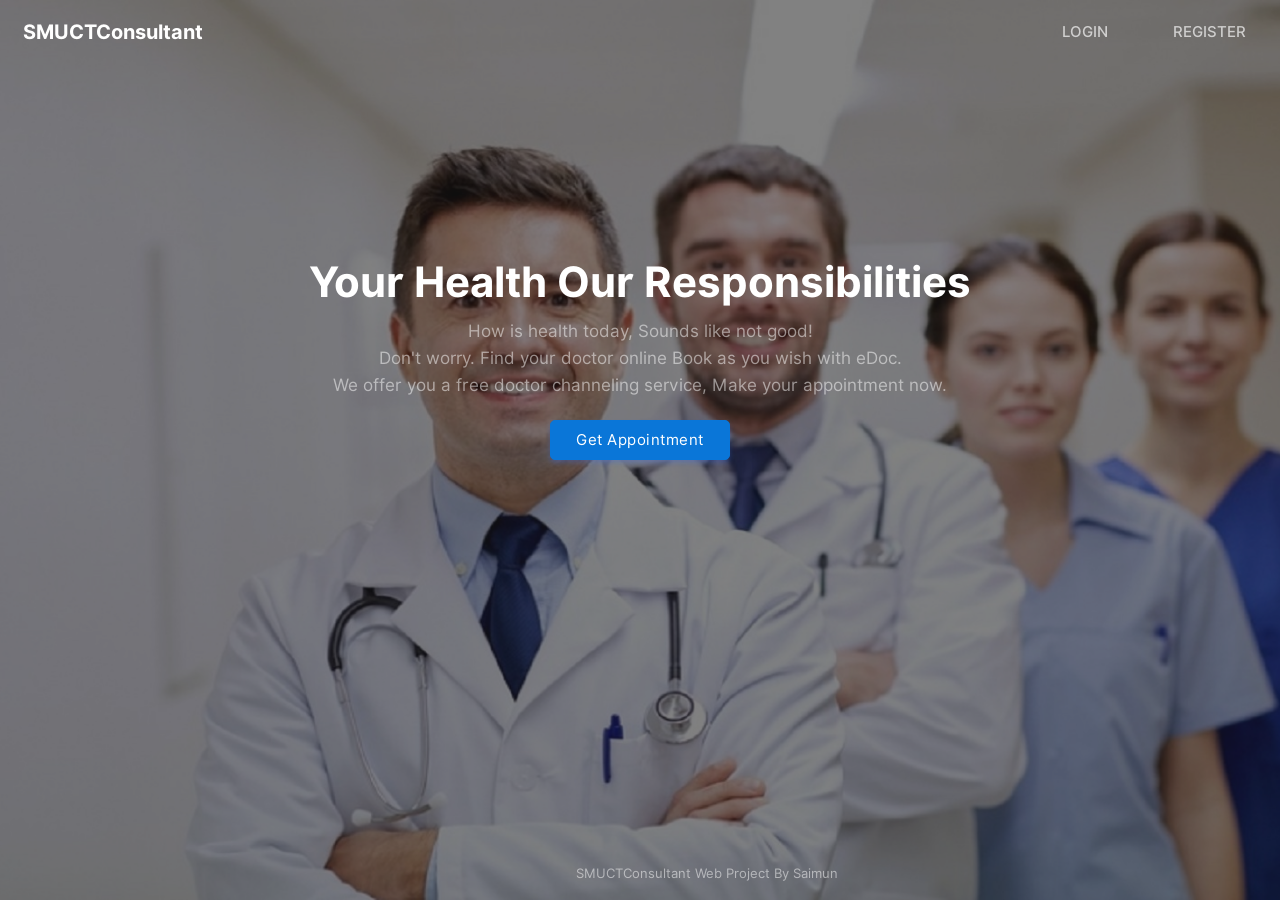
<file: index.html>
<!DOCTYPE html>
<html lang="en">
<head>
    <meta charset="UTF-8">
    <meta http-equiv="X-UA-Compatible" content="IE=edge">
    <meta name="viewport" content="width=device-width, initial-scale=1.0">
    <link rel="stylesheet" href="css/animations.css">  
    <link rel="stylesheet" href="css/main.css">  
    <link rel="stylesheet" href="css/index.css">
    <title>SMUCTConsultant</title>
    <style>
        table{
            animation: transitionIn-Y-bottom 0.5s;
        }
    </style>
        
</head>
<body>
    
    <div class="full-height">
        <center>
        <table border="0">
            <tr>
                <td width="80%">
                    <font class="edoc-logo">SMUCTConsultant </font>
                </td>
                <td width="10%">
                   <a href="login.html"  class="non-style-link"><p class="nav-item">LOGIN</p></a>
                </td>
                <td  width="10%">
                    <a href="signup.html" class="non-style-link"><p class="nav-item" style="padding-right: 10px;">REGISTER</p></a>
                </td>
            </tr>
            
            <tr>
                <td  colspan="3">
                    <p class="heading-text">Your Health Our Responsibilities</p>

                </td>
            </tr>
            <tr>
                <td  colspan="3">
                    <p class="sub-text2">How is health today, Sounds like not good!<br>Don't worry. Find your doctor online Book as you wish with eDoc. <br>
                    We offer you a free doctor channeling service, Make your appointment now.</p>
                </td>
            </tr>
            <tr>
                
                <td colspan="3">
                    <center>
                    <a href="login.html" >
                        <input type="button" value="Get Appointment" class="login-btn btn-primary btn" style="padding-left: 25px;padding-right: 25px;padding-top: 10px;padding-bottom: 10px;">
                    </a>
                </center>
                </td>
                
            </tr>
            <tr>
                <td colspan="3">
                   
                </td>
            </tr>
        </table>
        <p class="sub-text2 footer-hashen">SMUCTConsultant Web Project By Saimun</p>
    </center>
    
    </div>
</body>
</html>
</file>
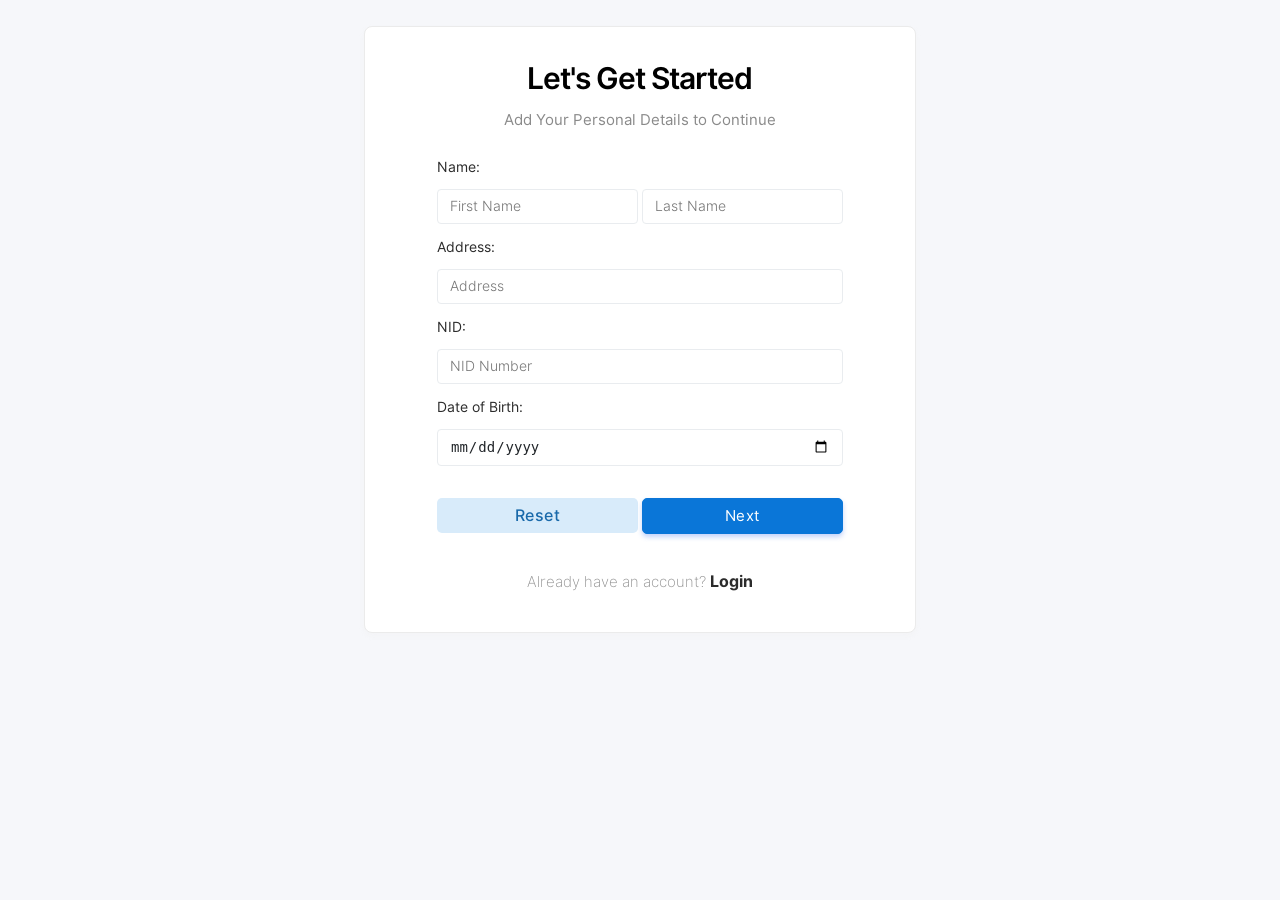
<file: signup.html>
<!DOCTYPE html>
<html lang="en">
<head>
    <meta charset="UTF-8">
    <meta http-equiv="X-UA-Compatible" content="IE=edge">
    <meta name="viewport" content="width=device-width, initial-scale=1.0">
    <link rel="stylesheet" href="css/animations.css">  
    <link rel="stylesheet" href="css/main.css">  
    <link rel="stylesheet" href="css/signup.css">
        
    <title>Sign Up</title>
    
</head>
<body>

    <center>
    <div class="container">
        <table border="0">
            <tr>
                <td colspan="2">
                    <p class="header-text">Let's Get Started</p>
                    <p class="sub-text">Add Your Personal Details to Continue</p>
                </td>
            </tr>
            <tr>
                <form action="" method="POST" >
                <td class="label-td" colspan="2">
                    <label for="name" class="form-label">Name: </label>
                </td>
            </tr>
            <tr>
                <td class="label-td">
                    <input type="text" name="fname" class="input-text" placeholder="First Name" required>
                </td>
                <td class="label-td">
                    <input type="text" name="lname" class="input-text" placeholder="Last Name" required>
                </td>
            </tr>
            <tr>
                <td class="label-td" colspan="2">
                    <label for="address" class="form-label">Address: </label>
                </td>
            </tr>
            <tr>
                <td class="label-td" colspan="2">
                    <input type="text" name="address" class="input-text" placeholder="Address" required>
                </td>
            </tr>
            <tr>
                <td class="label-td" colspan="2">
                    <label for="nic" class="form-label">NID: </label>
                </td>
            </tr>
            <tr>
                <td class="label-td" colspan="2">
                    <input type="text" name="nic" class="input-text" placeholder="NID Number" required>
                </td>
            </tr>
            <tr>
                <td class="label-td" colspan="2">
                    <label for="dob" class="form-label">Date of Birth: </label>
                </td>
            </tr>
            <tr>
                <td class="label-td" colspan="2">
                    <input type="date" name="dob" class="input-text" required>
                </td>
            </tr>
            <tr>
                <td class="label-td" colspan="2">
                </td>
            </tr>

            <tr>
                <td>
                    <input type="reset" value="Reset" class="login-btn btn-primary-soft btn" >
                </td>
                <td>
                    <input type="submit" value="Next" class="login-btn btn-primary btn">
                </td>

            </tr>
            <tr>
                <td colspan="2">
                    <br>
                    <label for="" class="sub-text" style="font-weight: 280;">Already have an account&#63; </label>
                    <a href="login.html" class="hover-link1 non-style-link">Login</a>
                    <br><br><br>
                </td>
            </tr>

                    </form>
            </tr>
        </table>

    </div>
</center>
</body>
</html>
</file>
<file: css/animations.css>
@keyframes transitionIn-X{
    from {
            opacity: 0;
            transform: translateX(-10px);

    }

    to {
            opacity: 1;
            transform: translateX(0);
    }
}
    
@keyframes transitionIn-Y-over{
    from {
            opacity: 0;
            transform: translateY(-10px);

    }

    to {
            opacity: 1;
            transform: translateY(0);
    }
}
    
@keyframes transitionIn-Y-bottom{
    from {
            opacity: 0;
            transform: translateY(30px);

    }

    to {
            opacity: 1;
            transform: translateY(0);
    }
}
</file>
<file: css/main.css>
@import url('font-inter.css');
:root {
  --primarycolor: #0A76D8;
  --primarycolorhover: #006dd3;
  --btnice:#D8EBFA;
  --btnnicetext:#1b62b3;
}

body{
    margin: 0;
    padding: 0;
    border-spacing: 0;
    font-family: 'Inter', sans-serif;
    
}

*, ::after, ::before{
    box-sizing: border-box;
}


/* width */
::-webkit-scrollbar {
    width: 5px;
  }
  
  /* Track */
  ::-webkit-scrollbar-track {
    background: #f1f1f1; 
  }
   
  /* Handle */
  ::-webkit-scrollbar-thumb {
    background: #888; 
    border-radius: 12px;
  }
  
  /* Handle on hover */
  ::-webkit-scrollbar-thumb:hover {
    background: #555; 
  }





.input-text{
    border-radius: 4px;
    border: 0.5px solid rgb(226, 226, 226);
    padding: 10px;
    width: 92%;
    transition: 0.2s;
    outline: none;
}

.input-text{
    border: 1px solid #e9ecef;
    font-size: 14px;
    line-height: 26px;
    background-color: #fff;
    display: block;
    width: 100%;
    padding: .375rem .75rem;
    font-weight: 300;
    line-height: 1.5;
    color: #212529;
    background-color: #fff;
    background-clip: padding-box;
    -webkit-appearance: none;
    -moz-appearance: none;
    appearance: none;
    border-radius: .25rem;
    transition: border-color .15s ease-in-out,box-shadow .15s ease-in-out;
}

.input-text:hover{
    background-color: rgb(250, 250, 250);
    transition: 0.2s;
    outline: none;
}

.input-text:focus{
    border: 1px solid rgb(10,118,216);
    transition: 0.2s;
}

.input-text::placeholder{
    font-family: 'Inter', sans-serif;
}



/* -----------Buttons---------------*/
.btn{
    cursor: pointer;
    padding: 8px 20px;
    outline: none;
    text-decoration: none;
    font-size: 15px;
    letter-spacing: 0.5px;
    transition: all 0.3s;
    border-radius: 5px;
    font-family: 'Inter', sans-serif;
}


.btn:hover{
    background-color: var(--primarycolorhover);
    box-shadow: none;
    transition: all 0.5s;
    font-family: 'Inter', sans-serif;

}


.btn-primary{
    background-color: var(--primarycolor) ;
    border: 1px solid var(--primarycolor) ;
    color: #fff ;
    box-shadow: 0 3px 5px 0 rgba(57,108,240,0.3);
}

.btn-primary-soft{
    background-color: #D8EBFA ;
    /*border: 1px solid rgba(57,108,240,0.1) ;*/    color: #1969AA;
    font-weight: 500;
    font-size: 16px;
    border: none;
    /*box-shadow: 0 3px 5px 0 rgba(57,108,240,0.3)*/
}


.btn-primary-soft:hover{
    background-color: var(--primarycolor) ;
    /*border: 1px solid rgba(57,108,240,0.1) ;*/
    color: #fff ;
    box-shadow: 0 3px 5px 0 rgba(57,108,240,0.3);
}


.btn-in-text{
    font-size: 15px;
    letter-spacing: 0.5px;
}

.non-style-link:link, .non-style-link:visited, .non-style-link:hover, .non-style-link:active{
    text-decoration: none;
    color: rgb(43, 43, 43);
}




.btn-label{
    margin-left: 10px;
    padding: 12px 12px;
    outline: none;
    text-decoration: none;
    font-size: 15px;
    letter-spacing: 0.5px;
    transition: all 0.3s;
    border-radius: 5px;
    background-color: #f0f0f073;
    border: 1px solid rgba(57,108,240,0.1) ;
    font-family: 'Inter', sans-serif;
}


.sub-table{
    border: 1px solid #ebebeb;
    border-radius: 8px;
    
}

.filter-container{
  width: 92.5%;
  border: 1px solid #ebebeb;
  border-radius: 8px;
  margin-bottom: 20px;
  border-spacing: 0;
  padding: 0;
}

.filter-container-items{
  margin-top: 7.5px;
  margin-left: 20px;


}
.table-headin{
    font-size: 16px;
    font-weight: 500;
    padding: 10px;
    border-bottom: 3px solid var(--primarycolor);
}

.abc{
  width: 100%;
  height: 550px;
  overflow: auto;
}





        
.overlay {
    position: fixed;
    top: 0;
    bottom: 0;
    left: 0;
    right: 0;
    background: rgba(0, 0, 0, 0.7);
    transition: opacity 500ms;
    opacity: 1;
  }
  .overlay:target {
    visibility: visible;
    opacity: 1;
    
  }
  
  .popup {
    margin: 70px auto;
    padding: 20px;
    background: #fff;
    border-radius: 5px;
    width: 50%;
    position: relative;
    transition: all 5s ease-in-out;
  }
  
  .popup h2 {
    margin-top: 0;
    color: #333;
  }
  .popup .close {
    position: absolute;
    top: 20px;
    right: 30px;
    transition: all 200ms;
    font-size: 30px;
    font-weight: bold;
    text-decoration: none;
    color: #333;
  }
  .popup .close:hover {
    color: var(--primarycolorhover);
  }
  .popup .content {
    max-height: 30%;
    overflow: auto;
  }
  
  @media screen and (max-width: 700px){
    .box{
      width: 70%;
    }
    .popup{
      width: 70%;
    }
  }


input[type=search] {
    background-image: url('../img/search.svg');
    background-position: 10px 50%;
    background-repeat: no-repeat;
    transition: 0.5s;
    padding: 8px 20px 8px 40px;
}

input[type=search]:focus {
    transition: 0.5s;
}

.box {
  width: 120px;
  height: 30px;
  border: 1px solid #e9ecef;
  font-size: 14px;
  color: #212529;
  background-color: #fff;
  line-height: 26px;
  font-weight: 300;
  border-radius: .25rem;
  padding: .375rem .75rem;
  line-height: 1.5;
  width: 100%;
  background-clip: padding-box;
  transition: border-color .15s ease-in-out,box-shadow .15s ease-in-out;
}



.btn-primary-gray{
  background-color: #fff;
  border: 2px solid #c9cbce9f;
  color: #212529d0;
  box-shadow: 0 3px 5px 0 rgba(95, 95, 97, 0.3);
}



.btn-primary-gray:hover{
  background-color: #5185ffa9;
  box-shadow: 0 3px 5px 0 rgba(95, 95, 97, 0.3);
}



.button-icon{
  
  background-position: 10px 50%;
  background-repeat: no-repeat;
  transition: 0.5s;
  padding: 8px 20px 8px 40px;
}



.menu-btn{
  padding:6px;
  color: #3b3b3b;
  background-position: 30% 50%;
  background-repeat: no-repeat;
  transition: 0.5s;
  
}

.menu-text{
  padding-left: 40%;
  font-weight: 500;
  font-size: 16px;
  
}


.menu-active{
  color: var(--primarycolor);
  border-right: 7px solid var(--primarycolor);
  background-color: var();
}

.menu-btn:hover{
  background-color: var(--btnice);
  color: var(--primarycolor);
}

.non-style-link-menu:link, .non-style-link-menu:visited,  .non-style-link-menu:active{
  text-decoration: none;
  color: #3b3b3b;
}
.non-style-link-menu:hover{
  text-decoration: none;
  color: var(--primarycolor);
}

.non-style-link-menu-active:link, .non-style-link-menu-active:visited,  .non-style-link-menu-active:active{
  text-decoration: none;
  color: var(--primarycolor);
}



.menu-icon-dashbord{
  background-image: url('../img/icons/dashboard.svg');
}


.menu-icon-doctor{
  background-image: url('../img/icons/doctors.svg');
}
.menu-icon-schedule{
  background-image: url('../img/icons/schedule.svg');
}
.menu-icon-appoinment{
  background-image: url('../img/icons/book.svg');
}
.menu-icon-patient{
  background-image: url('../img/icons/patients.svg');
}
.menu-icon-settings{
  background-image: url('../img/icons/settings.svg');
}

.menu-icon-session{
  background-image: url('../img/icons/session.svg');
}
.menu-icon-home{
  background-image: url('../img/icons/home.svg');
}



.menu-icon-dashbord:hover,.menu-icon-dashbord-active{
  color: var(--primarycolor);

  background-image: url('../img/icons/dashboard-hover.svg');
}


.menu-icon-doctor:hover,.menu-icon-doctor-active{
  color: var(--primarycolor);
  background-image: url('../img/icons/doctors-hover.svg');
}
.menu-icon-schedule:hover,.menu-icon-schedule-active{
  color: var(--primarycolor);
  
  background-image: url('../img/icons/schedule-hover.svg');
}
.menu-icon-appoinment:hover,.menu-icon-appoinment-active{
  color: var(--primarycolor);
  
  background-image: url('../img/icons/book-hover.svg');
}
.menu-icon-patient:hover,.menu-icon-patient-active{
  color: var(--primarycolor);
  
  background-image: url('../img/icons/patients-hover.svg');
}

.menu-icon-settings:hover,.menu-icon-settings-active{
  color: var(--primarycolor);
  
  background-image: url('../img/icons/settings-iceblue.svg');
}

.menu-icon-session:hover,.menu-icon-session-active{
  color: var(--primarycolor);
  
  background-image: url('../img/icons/session-iceblue.svg');
}
.menu-icon-home:hover,.menu-icon-home-active{
  color: var(--primarycolor);
  
  background-image: url('../img/icons/home-iceblue.svg');
}





.btn-icon-back{
  background-image: url('../img/icons/back-iceblue.svg');
  background-position: 18px 50%;
  background-repeat: no-repeat;
  transition: 0.5s;
  padding: 8px 20px 8px 40px;
}

.btn-icon-back:hover{
  background-image: url('../img/icons/back-white.svg');
}


.btn-edit{
  background-image: url('../img/icons/edit-iceblue.svg');
}
.btn-edit:hover{
  background-image: url('../img/icons/edit-white.svg');
}

.btn-view{
  background-image: url('../img/icons/view-iceblue.svg');
}
.btn-view:hover{
  background-image: url('../img/icons/view-white.svg');
}

.btn-delete{
  background-image: url('../img/icons/delete-iceblue.svg');
}
.btn-delete:hover{
  background-image: url('../img/icons/delete-white.svg');
}

.btn-filter{
  background-image: url('../img/icons/filter-iceblue.svg');
  background-position: 15px 50%;
}
.btn-filter:hover{
  background-image: url('../img/icons/filter-white.svg');
}




.dashboard-items{
  
  border: 2px solid #c9cbce9f;
  border-radius: 7px;
  color: var(--primarycolor);
  /*background-color: #d8ebfa25 ;*/
  /*box-shadow: 0 3px 5px 0 rgba(95, 95, 97, 0.3);*/
}


.h1-dashboard{
  margin: 0;
  padding: 0;
  font-size: 25px;
  font-weight: 600;
  line-height: 0;
  padding-top: 20px;
}

.h3-dashboard{
  margin: 0;
  padding: 0;
  font-size: 20px;
  font-weight: 500;
  color: #212529e3;
}

.dashboard-icons{
  background-color: rgba(184, 184, 184, 0.247);
  padding-top: 30px;
  padding-bottom: 30px;
  border-radius: 7px;
  margin-left: 40px;
  margin-right: 0px;
  
}
.dashboard-icons-setting{
  background-color: rgba(184, 184, 184, 0.247);
  padding-top: 30px;
  padding-bottom: 30px;
  border-radius: 7px;
  margin-left: 5px;
  margin-right: 20px;
  
}

.setting-tabs:hover{
  background-color: #d6d6d657;
}


.doctor-header{
  background-image: url(../img/b8.jpg);
  color: rgba(0, 0, 0, 0.87);
  background-size: 100%;
  background-repeat: no-repeat;
  padding: 20px;
  padding-left: 35px;
}

.patient-header{
  background-image: url(../img/b3.jpg);
}

.search-items{
  padding:20px;
  margin:10px;
  width:95%;
  display: flex;
  padding-left:0;
  padding-left: 30px;
  box-sizing: border-box;
  line-height: 1.5;
  box-shadow: 0 3px 5px 0 rgba(95, 95, 97, 0.068);
}


.h1-search{
  margin: 0;
  padding: 0;
  font-size: 23px;
  font-weight: 600;
  padding-top: 20px;
  padding-bottom: 10px;
}

.h3-search{
  margin: 0;
  padding: 0;
  font-size: 15px;
  font-weight: 500;
  color: #212529e3;
  
}

.h4-search{
  margin: 0;
  padding: 0;
  font-size: 13px;
  font-weight: 400;
  color: #212529e3;
}

.btn-book{
  background-image: url('../img/icons/book-balck.svg');
  background-position: 68% 50%;
  background-repeat: no-repeat;
  transition: 0.5s;
}
</file>
<file: css/index.css>
body{
    background-image: url(../img/bg01.jpg);
    background-repeat: no-repeat;
    background-attachment: fixed;
    background-size: cover;
    height: 100%;
}

html, body {
    height: 100%;
    margin: 0;
  }
  
.full-height {
    background: rgba(26, 26, 26, 0.548);
    background-attachment: fixed;
    max-height: 100vh;
    height: 100vh;


}
table{
    width: 100%;
    padding-top: 5px;
    
}
.heading-text{
    color: white;
    font-size: 42px;
    font-weight: 700;
    line-height: 63px;
    margin-top: 15%;
    text-align: center;
    margin-bottom: 0;
}

.sub-text2{
    color: rgba(255, 255, 255, 0.5);
    font-size: 17px;
    line-height: 27px;
    font-weight: 400;
    text-align: center;
    margin-top: 0;
}


.register-btn{
    background-color: rgba(240, 248, 255, 0.589);
    color: #345cc4;
}


.edoc-logo{
    color: white;
    font-weight: bolder;
    font-size: 20px;
    padding-left: 20px;
    animation: transitionIn-Y-over 0.5s;
}

.edoc-logo-sub{
    color: rgba(255, 255, 255, 0.733);
    font-size: 12px;

}


.nav-item{
    color: rgba(255, 255, 255, 0.671);
    text-align: center;
    font-size: 15px;
    font-weight: 500;
    animation: transitionIn-Y-over 0.5s;
}

.nav-item:hover{
    color: #f0f0f0;

}

.footer-hashen{
    position: absolute;
    bottom: 0;
    left: 45%;
    font-size: 13px;
    animation: transitionIn-Y-over 0.5s;
}
</file>
<file: css/signup.css>
body{
    margin: 2%;
    background-color: #F6F7FA;
}
.container{
    width: 45%;
    background-color: white;
    border: 1px solid rgb(235, 235, 235);
    border-radius: 8px;
    margin: 0;
    padding: 0;
    box-shadow: 0 3px 5px 0 rgba(240, 240, 240, 0.3);
    animation: transitionIn-Y-over 0.5s;

}
td{
    text-align: center;

}
.header-text{
    font-weight: 600;
    font-size: 30px;
    letter-spacing: -1px;
    margin-bottom: 10px;
}

.sub-text{
    font-size: 15px;
    color: rgb(138, 138, 138);
}

.form-label{
    color: rgb(44, 44, 44);
    text-align: left;
    font-size: 14px;
}
.label-td{
    text-align: left;
    padding-top: 10px;
}

.hover-link1{
    font-weight: bold;
}


.hover-link1:hover{
    opacity: 0.8;
    transition: 0.5s;


}.login-btn{
    margin-top: 15px;
    margin-bottom: 15px;
    width: 100%;
}
</file>
